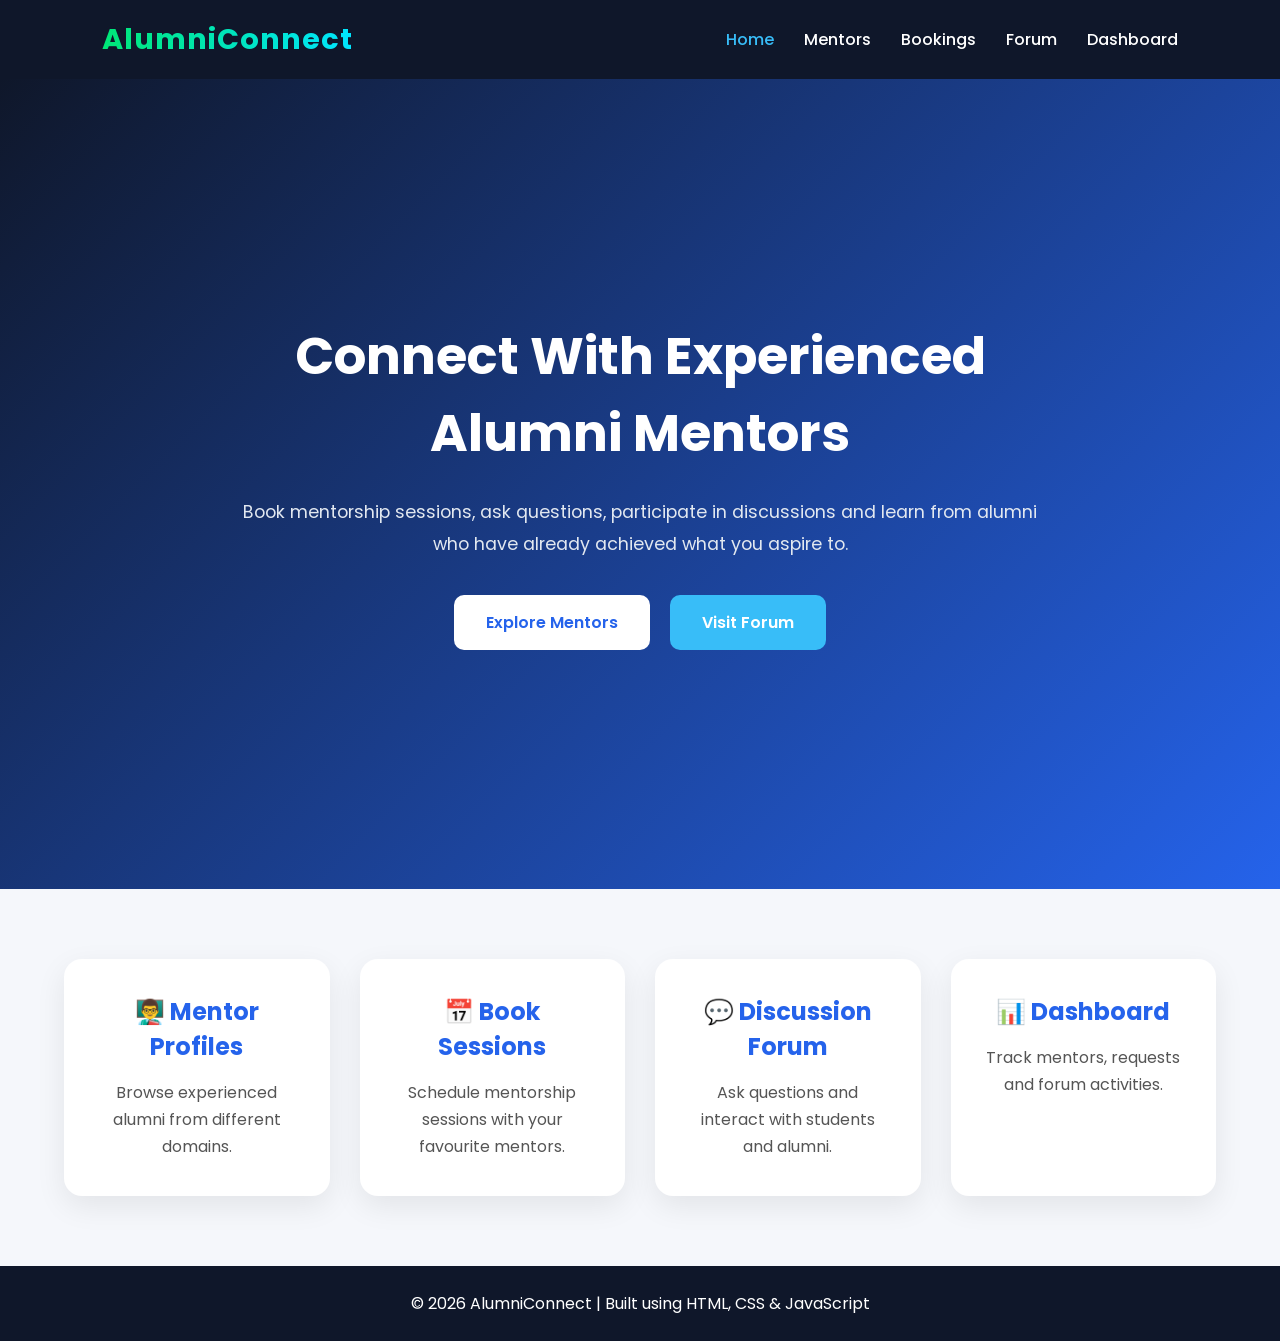
<file: Project/index.html>
<!DOCTYPE html>
<html lang="en">
<head>
    <meta charset="UTF-8">
    <meta name="viewport" content="width=device-width, initial-scale=1.0">
    <title>Alumni Mentorship Platform</title>

    <link rel="stylesheet" href="css/style.css">

    <link rel="preconnect" href="https://fonts.googleapis.com">
    <link rel="preconnect" href="https://fonts.gstatic.com" crossorigin>
    <link href="https://fonts.googleapis.com/css2?family=Poppins:wght@300;400;500;600;700&display=swap" rel="stylesheet">
</head>
<body>

<header>

    <nav class="navbar">

        <h2 class="logo">
            AlumniConnect
        </h2>

        <ul class="nav-links">

            <li><a href="index.html" class="active">Home</a></li>

            <li><a href="mentors.html">Mentors</a></li>

            <li><a href="booking.html">Bookings</a></li>

            <li><a href="forum.html">Forum</a></li>

            <li><a href="dashboard.html">Dashboard</a></li>

        </ul>

    </nav>

</header>


<section class="hero">

    <div class="hero-text">

        <h1>Connect With Experienced Alumni Mentors</h1>

        <p>

            Book mentorship sessions, ask questions,
            participate in discussions and learn from alumni
            who have already achieved what you aspire to.

        </p>

        <div class="buttons">

            <a href="mentors.html" class="btn">
                Explore Mentors
            </a>

            <a href="forum.html" class="btn secondary">
                Visit Forum
            </a>

        </div>

    </div>

</section>



<section class="features">

    <div class="card">

        <h2>👨‍🏫 Mentor Profiles</h2>

        <p>
            Browse experienced alumni from different domains.
        </p>

    </div>


    <div class="card">

        <h2>📅 Book Sessions</h2>

        <p>
            Schedule mentorship sessions with your favourite mentors.
        </p>

    </div>



    <div class="card">

        <h2>💬 Discussion Forum</h2>

        <p>
            Ask questions and interact with students and alumni.
        </p>

    </div>



    <div class="card">

        <h2>📊 Dashboard</h2>

        <p>
            Track mentors, requests and forum activities.
        </p>

    </div>

</section>


<footer>

    <p>

        © 2026 AlumniConnect |
        Built using HTML, CSS & JavaScript

    </p>

</footer>

<script src="js/app.js"></script>

</body>
</html>
</file>
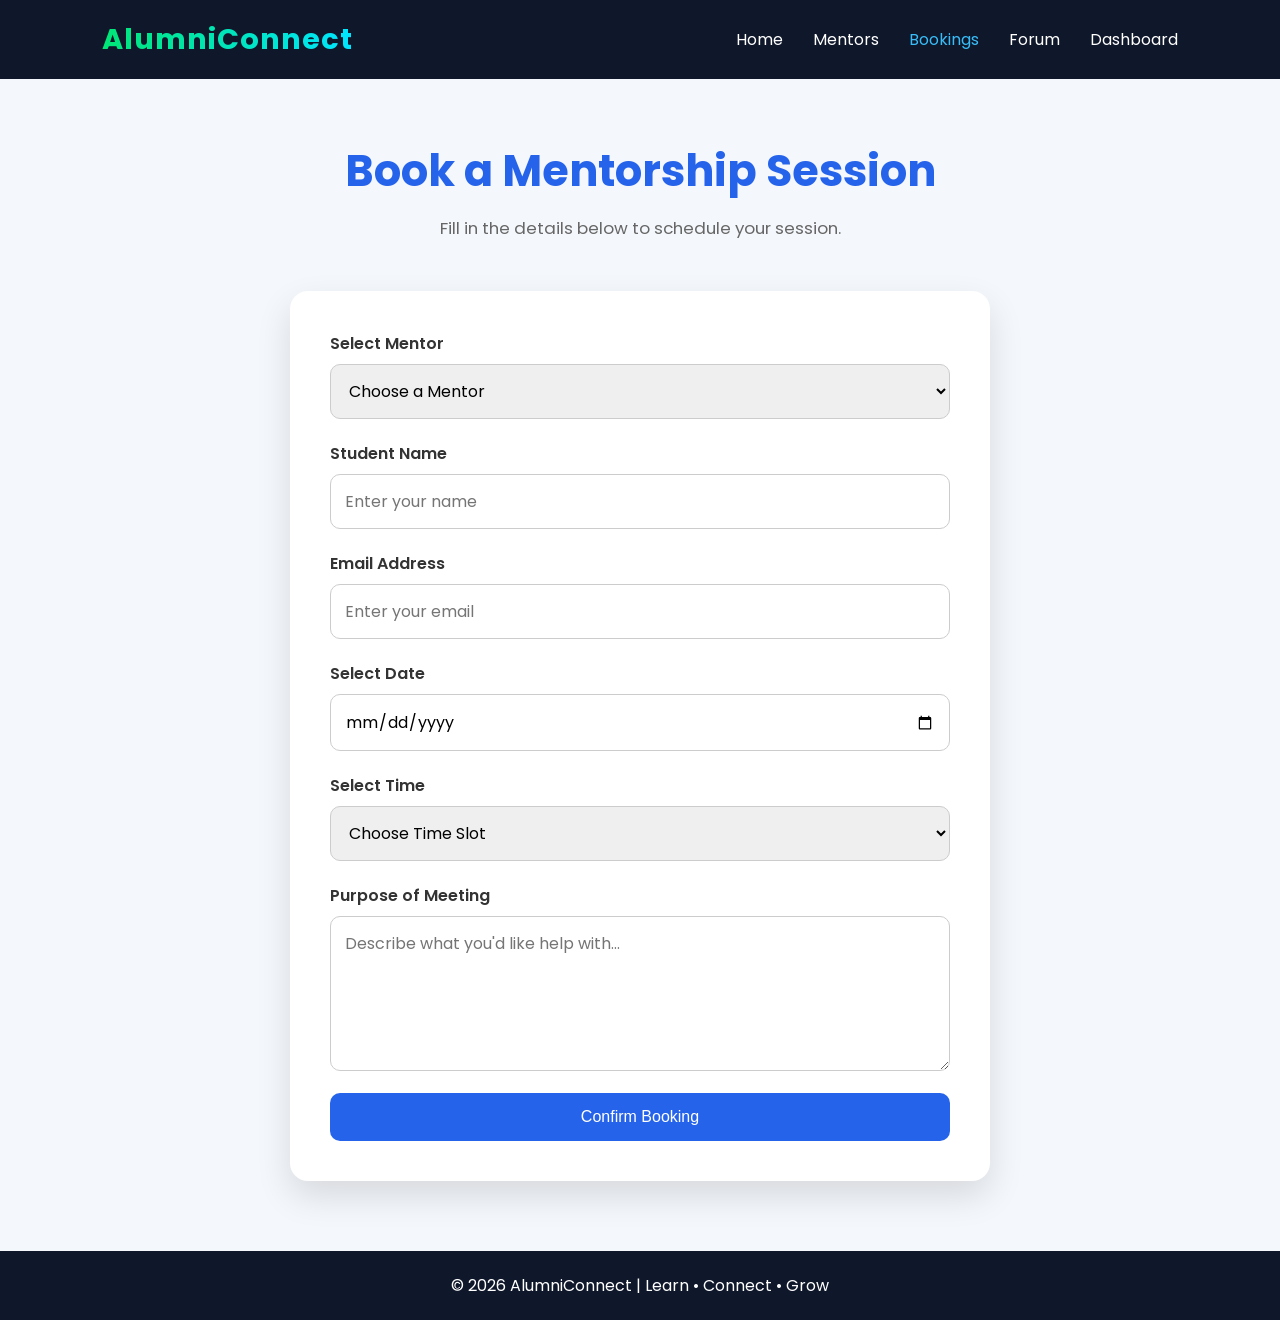
<file: Project/booking.html>
<!DOCTYPE html>
<html lang="en">

<head>

    <meta charset="UTF-8">

    <meta name="viewport" content="width=device-width, initial-scale=1.0">

    <title>Book a Session</title>

    <link rel="stylesheet" href="css/booking.css">

    <link rel="preconnect" href="https://fonts.googleapis.com">

    <link rel="preconnect" href="https://fonts.gstatic.com" crossorigin>

    <link href="https://fonts.googleapis.com/css2?family=Poppins:wght@300;400;500;600;700&display=swap" rel="stylesheet">

</head>

<body>

    <!-- ================= NAVBAR ================= -->

    <nav class="navbar">

        <h2 class="logo">AlumniConnect</h2>

        <ul class="nav-links">

            <li><a href="index.html">Home</a></li>

            <li><a href="mentors.html">Mentors</a></li>

            <li><a href="booking.html" class="active">Bookings</a></li>

            <li><a href="forum.html">Forum</a></li>

            <li><a href="dashboard.html">Dashboard</a></li>

        </ul>

    </nav>

    <!-- ================= PAGE HEADER ================= -->

    <section class="page-header">

        <h1>Book a Mentorship Session</h1>

        <p>
            Fill in the details below to schedule your session.
        </p>

    </section>

    <!-- ================= BOOKING FORM ================= -->

    <section class="booking-section">

        <form id="bookingForm" class="booking-form">

            <div class="input-box">

                <label>Select Mentor</label>

                <select id="mentorName" required>

                    <option value="">Choose a Mentor</option>

                    <option value="Rahul Sharma">Rahul Sharma</option>
                    <option value="Priya Mehta">Priya Mehta</option>
                    <option value="Aman Verma">Aman Verma</option>
                    <option value="Neha Kapoor">Neha Kapoor</option>
                    <option value="Arjun Singh">Arjun Singh</option>
                    <option value="Sneha Gupta">Sneha Gupta</option>

                </select>

            </div>

            <div class="input-box">

                <label>Student Name</label>

                <input
                    type="text"
                    id="studentName"
                    placeholder="Enter your name"
                    required
                >

            </div>

            <div class="input-box">

                <label>Email Address</label>

                <input
                    type="email"
                    id="email"
                    placeholder="Enter your email"
                    required
                >

            </div>

            <div class="input-box">

                <label>Select Date</label>

                <input
                    type="date"
                    id="date"
                    required
                >

            </div>

            <div class="input-box">

                <label>Select Time</label>

                <select id="time" required>

                    <option value="">Choose Time Slot</option>

                    <option>10:00 AM</option>
                    <option>11:00 AM</option>
                    <option>12:00 PM</option>
                    <option>2:00 PM</option>
                    <option>3:00 PM</option>
                    <option>4:00 PM</option>

                </select>

            </div>

            <div class="input-box">

                <label>Purpose of Meeting</label>

                <textarea
                    id="message"
                    rows="5"
                    placeholder="Describe what you'd like help with..."
                    required
                ></textarea>

            </div>

            <button type="submit" class="submit-btn">

                Confirm Booking

            </button>

        </form>

    </section>

    <!-- ================= SUCCESS MESSAGE ================= -->

    <div id="successMessage" class="success-message">

        ✅ Booking Request Sent Successfully!

    </div>

    <!-- ================= FOOTER ================= -->

    <footer>

        <p>

            © 2026 AlumniConnect | Learn • Connect • Grow

        </p>

    </footer>

    <script src="js/booking.js"></script>

</body>

</html>
</file>
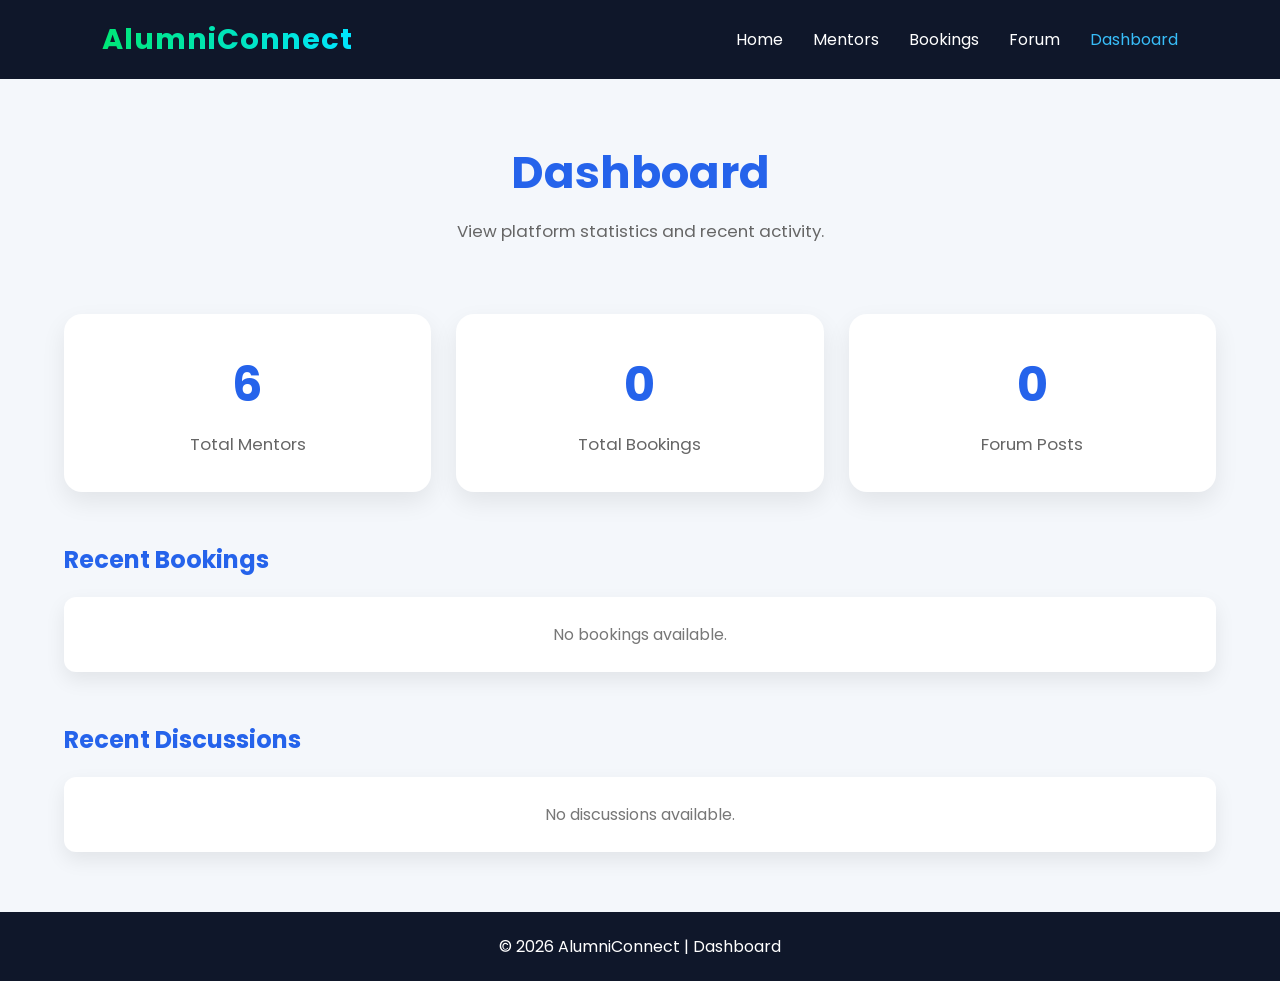
<file: Project/dashboard.html>
<!DOCTYPE html>
<html lang="en">

<head>

    <meta charset="UTF-8">

    <meta name="viewport" content="width=device-width, initial-scale=1.0">

    <title>Dashboard</title>

    <link rel="stylesheet" href="css/dashboard.css">

    <link rel="preconnect" href="https://fonts.googleapis.com">

    <link rel="preconnect" href="https://fonts.gstatic.com" crossorigin>

    <link href="https://fonts.googleapis.com/css2?family=Poppins:wght@300;400;500;600;700&display=swap" rel="stylesheet">

</head>

<body>

    <!--  NAVBAR  -->

    <nav class="navbar">

        <h2 class="logo">AlumniConnect</h2>

        <ul class="nav-links">

            <li><a href="index.html">Home</a></li>

            <li><a href="mentors.html">Mentors</a></li>

            <li><a href="booking.html">Bookings</a></li>

            <li><a href="forum.html">Forum</a></li>

            <li><a href="dashboard.html" class="active">Dashboard</a></li>

        </ul>

    </nav>

    <!--  HEADER  -->

    <section class="page-header">

        <h1>Dashboard</h1>

        <p>

            View platform statistics and recent activity.

        </p>

    </section>

    <!--  STATS  -->

    <section class="stats-container">

        <div class="stat-card">

            <h2 id="mentorCount">0</h2>

            <p>Total Mentors</p>

        </div>

        <div class="stat-card">

            <h2 id="bookingCount">0</h2>

            <p>Total Bookings</p>

        </div>

        <div class="stat-card">

            <h2 id="forumCount">0</h2>

            <p>Forum Posts</p>

        </div>

    </section>

    <!-- RECENT BOOKINGS  -->

    <section class="dashboard-section">

        <h2>Recent Bookings</h2>

        <div id="bookingList" class="list-container">

            <!-- JavaScript will populate bookings -->

        </div>

    </section>

    <!--  RECENT DISCUSSIONS  -->

    <section class="dashboard-section">

        <h2>Recent Discussions</h2>

        <div id="forumList" class="list-container">

            <!-- JavaScript will populate forum posts -->

        </div>

    </section>

    <!--  FOOTER  -->

    <footer>

        <p>

            © 2026 AlumniConnect | Dashboard

        </p>

    </footer>

    <script src="js/dashboard.js"></script>

</body>

</html>
</file>
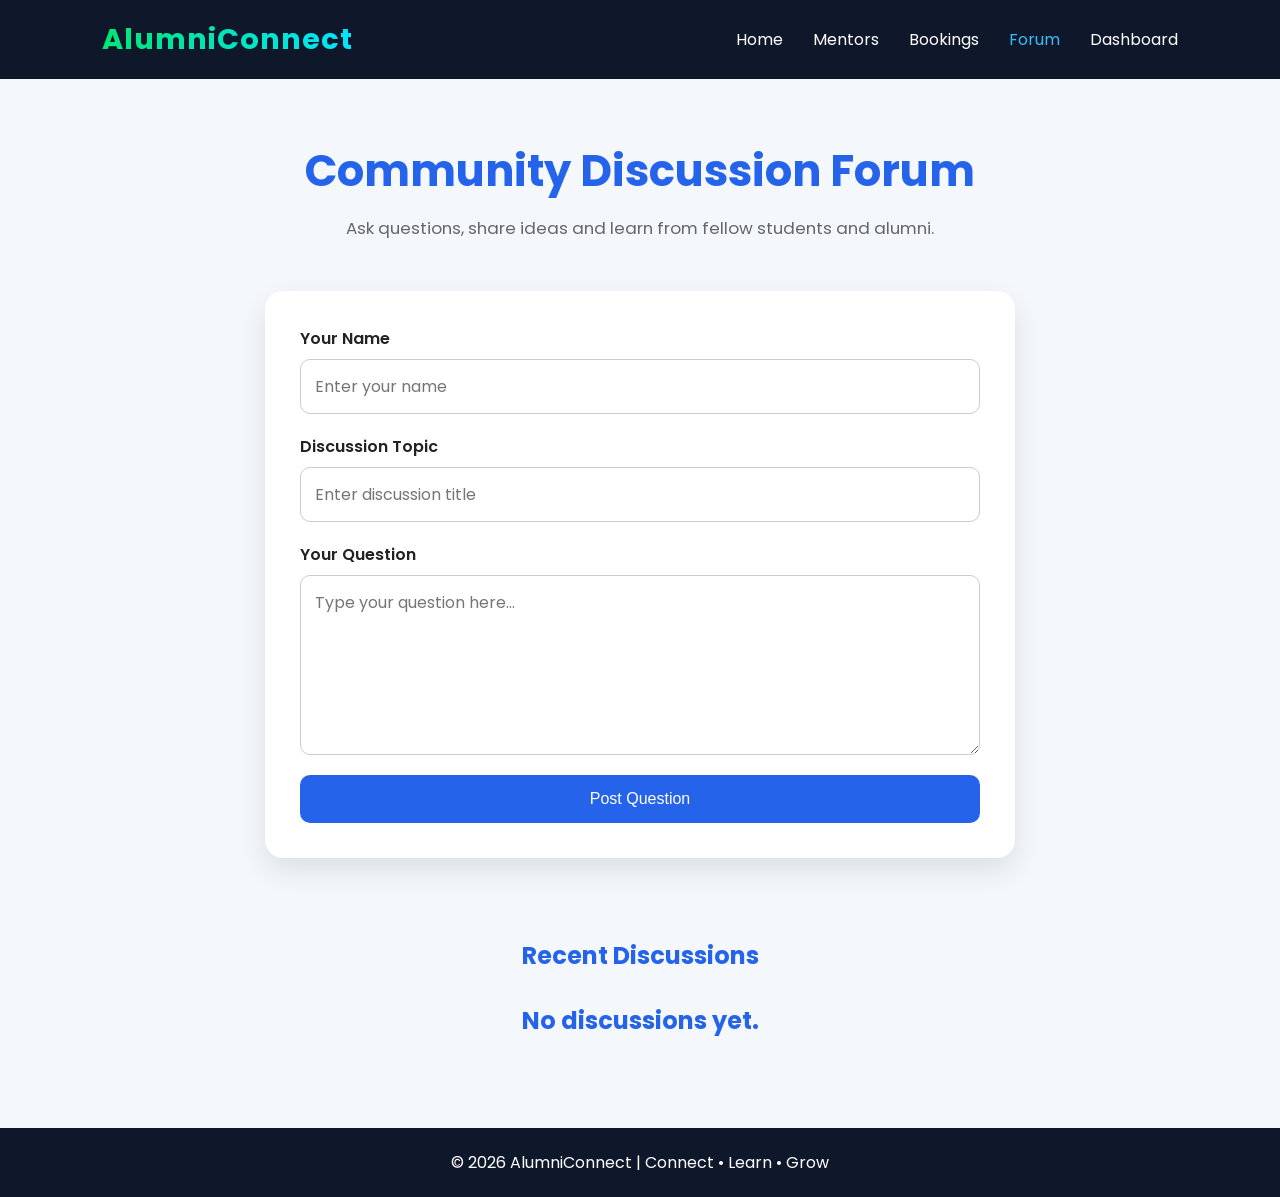
<file: Project/forum.html>
<!DOCTYPE html>
<html lang="en">

<head>

    <meta charset="UTF-8">

    <meta name="viewport" content="width=device-width, initial-scale=1.0">

    <title>Discussion Forum</title>

    <link rel="stylesheet" href="css/forum.css">

    <link rel="preconnect" href="https://fonts.googleapis.com">

    <link rel="preconnect" href="https://fonts.gstatic.com" crossorigin>

    <link href="https://fonts.googleapis.com/css2?family=Poppins:wght@300;400;500;600;700&display=swap" rel="stylesheet">

</head>

<body>

    <!--  NAVBAR  -->

    <nav class="navbar">

        <h2 class="logo">AlumniConnect</h2>

        <ul class="nav-links">

            <li><a href="index.html">Home</a></li>

            <li><a href="mentors.html">Mentors</a></li>

            <li><a href="booking.html">Bookings</a></li>

            <li><a href="forum.html" class="active">Forum</a></li>

            <li><a href="dashboard.html">Dashboard</a></li>

        </ul>

    </nav>

    <!--  HEADER  -->

    <section class="page-header">

        <h1>Community Discussion Forum</h1>

        <p>

            Ask questions, share ideas and learn from fellow students and alumni.

        </p>

    </section>

    <!--  CREATE POST  -->

    <section class="forum-form-section">

        <form id="postForm" class="forum-form">

            <div class="input-box">

                <label>Your Name</label>

                <input
                    type="text"
                    id="author"
                    placeholder="Enter your name"
                    required
                >

            </div>

            <div class="input-box">

                <label>Discussion Topic</label>

                <input
                    type="text"
                    id="title"
                    placeholder="Enter discussion title"
                    required
                >

            </div>

            <div class="input-box">

                <label>Your Question</label>

                <textarea
                    id="question"
                    rows="6"
                    placeholder="Type your question here..."
                    required
                ></textarea>

            </div>

            <button type="submit" class="submit-btn">

                Post Question

            </button>

        </form>

    </section>

    <!-- POSTS  -->

    <section class="posts-section">

        <h2>Recent Discussions</h2>

        <div id="postsContainer" class="posts-container">

            <!-- JavaScript will generate discussion cards here -->

        </div>

    </section>

    <!--  SUCCESS MESSAGE  -->

    <div id="successMessage" class="success-message">

        ✅ Question Posted Successfully!

    </div>

    <!--  FOOTER  -->

    <footer>

        <p>

            © 2026 AlumniConnect | Connect • Learn • Grow

        </p>

    </footer>

    <script src="js/forum.js"></script>

</body>

</html>
</file>
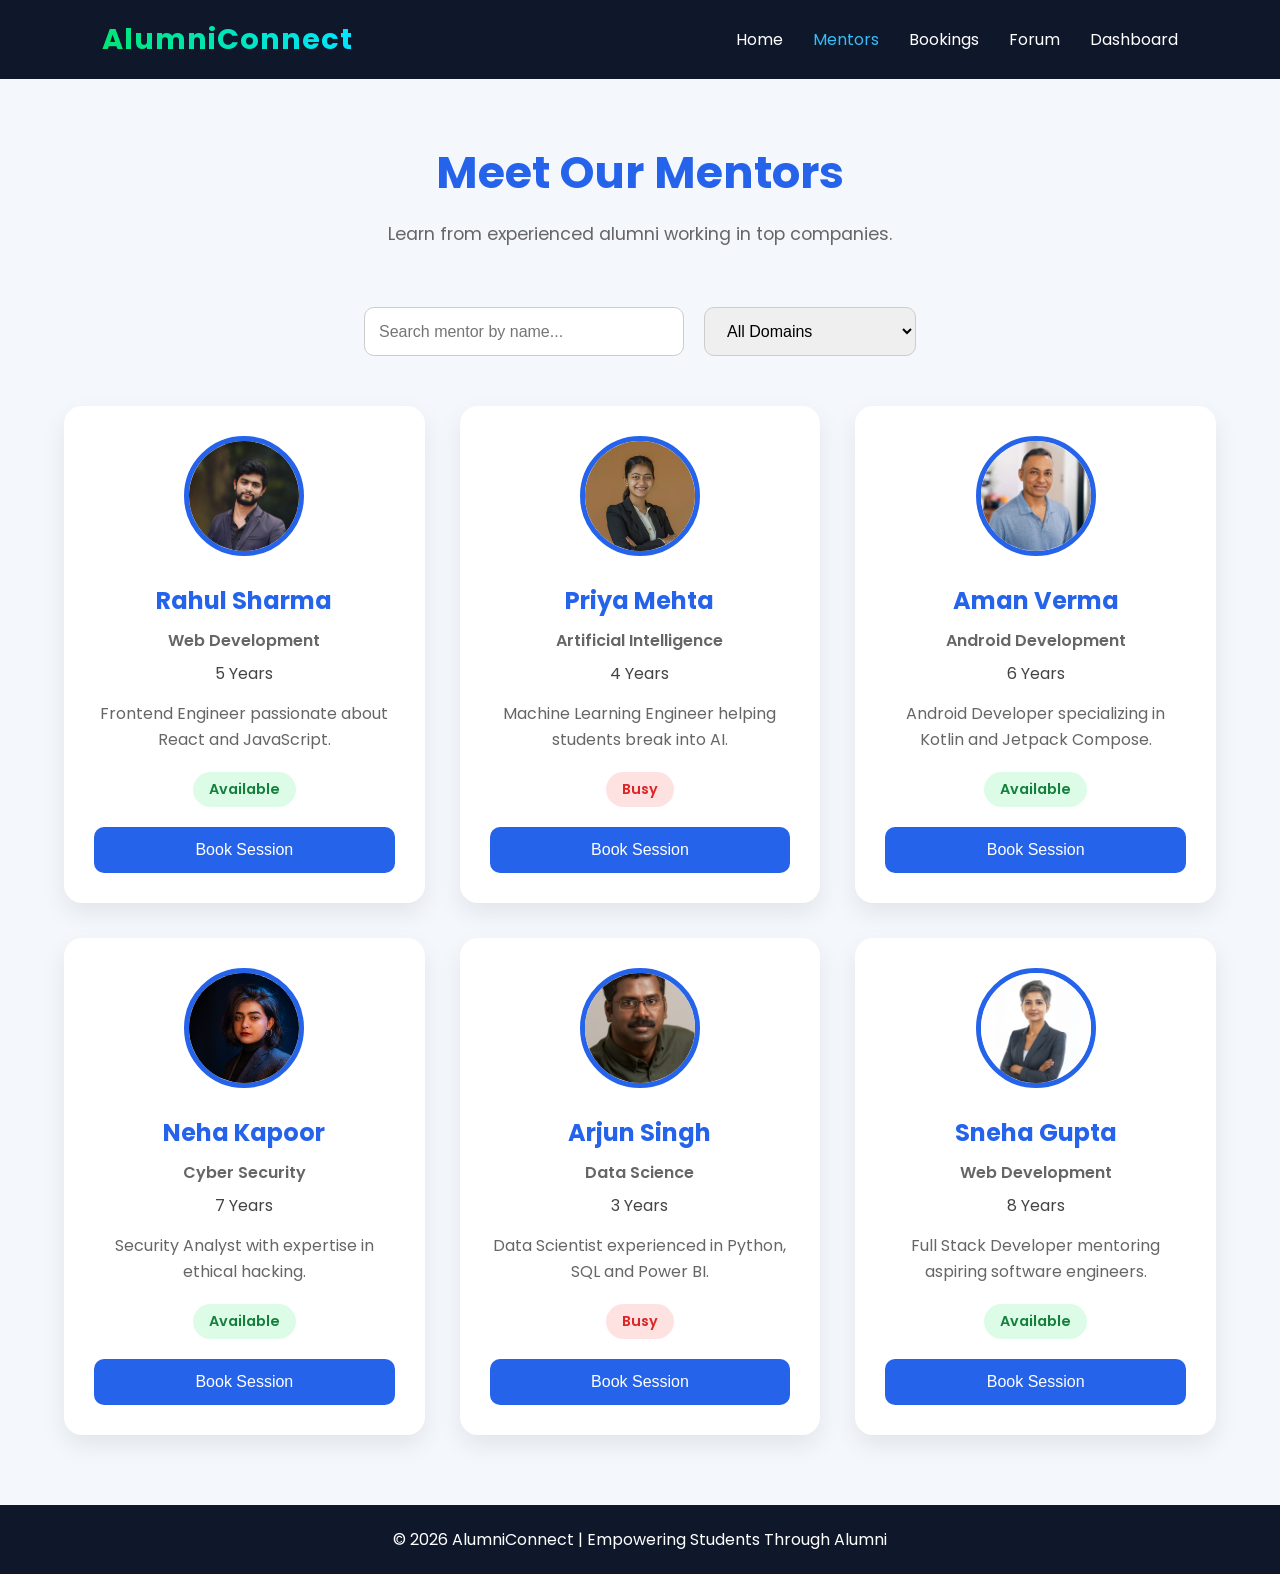
<file: Project/mentors.html>
<!DOCTYPE html>
<html lang="en">

<head>

    <meta charset="UTF-8">

    <meta name="viewport" content="width=device-width, initial-scale=1.0">

    <title>Our Mentors</title>

    <link rel="stylesheet" href="css/mentors.css">

    <link rel="preconnect" href="https://fonts.googleapis.com">

    <link rel="preconnect" href="https://fonts.gstatic.com" crossorigin>

    <link href="https://fonts.googleapis.com/css2?family=Poppins:wght@300;400;500;600;700&display=swap" rel="stylesheet">

</head>

<body>

    <!--  NAVBAR  -->

    <nav class="navbar">

        <h2 class="logo">AlumniConnect</h2>

        <ul class="nav-links">

            <li><a href="index.html">Home</a></li>

            <li><a href="mentors.html" class="active">Mentors</a></li>

            <li><a href="booking.html">Bookings</a></li>

            <li><a href="forum.html">Forum</a></li>

            <li><a href="dashboard.html">Dashboard</a></li>

        </ul>

    </nav>

    <!--  HEADER  -->

    <header class="page-header">

        <h1>Meet Our Mentors</h1>

        <p>
            Learn from experienced alumni working in top companies.
        </p>

    </header>

    <!--  SEARCH & FILTER  -->

    <section class="controls">

        <input
            type="text"
            id="searchInput"
            placeholder="Search mentor by name..."
        >

        <select id="domainFilter">

            <option value="All">All Domains</option>

            <option value="Web Development">Web Development</option>

            <option value="Artificial Intelligence">Artificial Intelligence</option>

            <option value="Android Development">Android Development</option>

            <option value="Cyber Security">Cyber Security</option>

            <option value="Data Science">Data Science</option>

        </select>

    </section>

    <!--  MENTOR CARDS  -->

    <section id="mentorContainer" class="mentor-container">

        <!-- JavaScript will generate mentor cards here -->

    </section>

    <!--  FOOTER  -->

    <footer>

        <p>
            © 2026 AlumniConnect | Empowering Students Through Alumni
        </p>

    </footer>

    <script src="js/mentors.js"></script>

</body>

</html>
</file>
<file: Project/css/style.css>
/* RESET */

*{
    margin:0;
    padding:0;
    box-sizing:border-box;
}

html{
    scroll-behavior:smooth;
}

body{
    font-family:'Poppins',sans-serif;
    background:#f5f7fb;
    color:#222;
}

/* NAVBAR */

.navbar{

    display:flex;
    justify-content:space-between;
    align-items:center;

    padding:18px 8%;

    background:#0f172a;
    color:white;

    position:sticky;
    top:0;

    z-index:1000;
}

.logo{

    font-size:1.8rem;
    font-weight:700;
    background: linear-gradient(90deg, #00E676, #00E5FF);
    -webkit-background-clip: text;
    background-clip: text;
    color: transparent;
    letter-spacing:1px;
}
.nav-links{

    display:flex;
    list-style:none;
    gap:30px;
}

.nav-links a{

    text-decoration:none;
    color:white;

    font-weight:500;

    transition:0.3s;
}

.nav-links a:hover{

    color:#38bdf8;
}

.active{

    color:#38bdf8 !important;
}

/* HERO SECTION */

.hero{

    min-height:90vh;

    display:flex;
    justify-content:center;
    align-items:center;

    text-align:center;

    padding:50px 8%;

    background:linear-gradient(135deg,#0f172a,#2563eb);
}

.hero-text{

    max-width:800px;
}

.hero h1{

    font-size:3.2rem;

    color:white;

    margin-bottom:25px;
}

.hero p{

    color:#e2e8f0;

    font-size:1.1rem;

    line-height:1.8;

    margin-bottom:35px;
}

/* BUTTONS */

.buttons{

    display:flex;
    justify-content:center;
    gap:20px;

    flex-wrap:wrap;
}

.btn{

    text-decoration:none;

    background:white;

    color:#2563eb;

    padding:15px 32px;

    border-radius:10px;

    font-weight:600;

    transition:0.3s;
}

.btn:hover{

    transform:translateY(-5px);

    box-shadow:0 10px 25px rgba(0,0,0,.2);
}

.secondary{

    background:#38bdf8;

    color:white;
}

.secondary:hover{

    background:#0ea5e9;
}

/* FEATURES */

.features{

    width:90%;
    margin:70px auto;

    display:grid;

    grid-template-columns:repeat(auto-fit,minmax(250px,1fr));

    gap:30px;
}

.card{

    background:white;

    border-radius:18px;

    padding:35px;

    text-align:center;

    transition:.3s;

    box-shadow:0 10px 30px rgba(0,0,0,.08);
}

.card:hover{

    transform:translateY(-10px);

    box-shadow:0 15px 35px rgba(0,0,0,.15);
}

.card h2{

    margin-bottom:15px;

    color:#2563eb;
}

.card p{

    color:#555;

    line-height:1.7;
}

/* FOOTER */

footer{

    background:#0f172a;

    color:white;

    text-align:center;

    padding:25px;
}

/* RESPONSIVE DESIGN */

@media(max-width:900px){

    .navbar{

        flex-direction:column;

        gap:20px;
    }

    .nav-links{

        flex-wrap:wrap;

        justify-content:center;

        gap:18px;
    }

    .hero h1{

        font-size:2.4rem;
    }

}

@media(max-width:600px){

    .hero{

        min-height:75vh;
    }

    .hero h1{

        font-size:2rem;
    }

    .hero p{

        font-size:1rem;
    }

    .btn{

        width:100%;

        max-width:280px;
    }

}
</file>
<file: Project/css/booking.css>
/* RESET */

*{
    margin:0;
    padding:0;
    box-sizing:border-box;
}

body{

    font-family:'Poppins',sans-serif;

    background:#f4f7fb;

    color:#222;
}

/* NAVBAR */

.navbar{

    display:flex;

    justify-content:space-between;

    align-items:center;

    padding:18px 8%;

    background:#0f172a;

    color:white;

    position:sticky;

    top:0;

    z-index:1000;
}

.logo{

    font-size:1.8rem;
    font-weight:700;
    background: linear-gradient(90deg, #00E676, #00E5FF);
    -webkit-background-clip: text;
    background-clip: text;
    color: transparent;
    letter-spacing:1px;
}

.nav-links{

    display:flex;

    gap:30px;

    list-style:none;
}

.nav-links a{

    text-decoration:none;

    color:white;

    transition:.3s;
}

.nav-links a:hover{

    color:#38bdf8;
}

.active{

    color:#38bdf8 !important;
}

/* HEADER */

.page-header{

    text-align:center;

    padding:60px 20px 30px;
}

.page-header h1{

    color:#2563eb;

    font-size:2.7rem;

    margin-bottom:12px;
}

.page-header p{

    color:#666;

    font-size:1.05rem;
}

/* BOOKING SECTION */

.booking-section{

    display:flex;

    justify-content:center;

    align-items:center;

    padding:20px 20px 70px;
}

/* FORM */

.booking-form{

    width:100%;

    max-width:700px;

    background:white;

    padding:40px;

    border-radius:18px;

    box-shadow:0 15px 35px rgba(0,0,0,.12);
}

.input-box{

    display:flex;

    flex-direction:column;

    margin-bottom:22px;
}

.input-box label{

    margin-bottom:8px;

    font-weight:600;

    color:#333;
}

.input-box input,
.input-box select,
.input-box textarea{

    padding:14px;

    border:1px solid #ccc;

    border-radius:10px;

    font-size:1rem;

    font-family:'Poppins',sans-serif;

    outline:none;

    transition:.3s;
}

.input-box input:focus,
.input-box select:focus,
.input-box textarea:focus{

    border-color:#2563eb;

    box-shadow:0 0 10px rgba(37,99,235,.2);
}

textarea{

    resize:vertical;
}

/* BUTTON */

.submit-btn{

    width:100%;

    border:none;

    padding:15px;

    background:#2563eb;

    color:white;

    border-radius:10px;

    font-size:1rem;

    cursor:pointer;

    transition:.3s;
}

.submit-btn:hover{

    background:#1d4ed8;

    transform:translateY(-3px);
}

/* SUCCESS MESSAGE */

.success-message{

    position:fixed;

    right:25px;

    top:95px;

    background:#16a34a;

    color:white;

    padding:15px 25px;

    border-radius:10px;

    font-weight:600;

    display:none;

    box-shadow:0 10px 25px rgba(0,0,0,.2);

    z-index:2000;
}

/* FOOTER */

footer{

    background:#0f172a;

    color:white;

    text-align:center;

    padding:22px;
}

/* RESPONSIVE */

@media(max-width:850px){

    .navbar{

        flex-direction:column;

        gap:20px;
    }

    .nav-links{

        flex-wrap:wrap;

        justify-content:center;
    }

    .booking-form{

        padding:30px;
    }

}

@media(max-width:600px){

    .page-header h1{

        font-size:2rem;
    }

    .booking-form{

        padding:22px;
    }

    .input-box input,
    .input-box select,
    .input-box textarea{

        font-size:.95rem;
    }

}
</file>
<file: Project/css/dashboard.css>
/* RESET */

*{

    margin:0;

    padding:0;

    box-sizing:border-box;

}

body{

    font-family:'Poppins',sans-serif;

    background:#f4f7fb;

    color:#222;

}

/* NAVBAR */

.navbar{

    display:flex;

    justify-content:space-between;

    align-items:center;

    padding:18px 8%;

    background:#0f172a;

    color:white;

    position:sticky;

    top:0;

    z-index:1000;

}

.logo{

    font-size:1.8rem;
    font-weight:700;
    background: linear-gradient(90deg, #00E676, #00E5FF);
    -webkit-background-clip: text;
    background-clip: text;
    color: transparent;
    letter-spacing:1px;
}

.nav-links{

    display:flex;

    gap:30px;

    list-style:none;

}

.nav-links a{

    text-decoration:none;

    color:white;

    transition:.3s;

}

.nav-links a:hover{

    color:#38bdf8;

}

.active{

    color:#38bdf8 !important;

}

/* PAGE HEADER */

.page-header{

    text-align:center;

    padding:60px 20px 30px;

}

.page-header h1{

    font-size:2.8rem;

    color:#2563eb;

    margin-bottom:12px;

}

.page-header p{

    color:#666;

    font-size:1.05rem;

}

/* STATISTICS */

.stats-container{

    width:90%;

    margin:40px auto;

    display:grid;

    grid-template-columns:repeat(auto-fit,minmax(220px,1fr));

    gap:25px;

}

.stat-card{

    background:white;

    padding:35px;

    border-radius:18px;

    text-align:center;

    box-shadow:0 10px 25px rgba(0,0,0,.08);

    transition:.3s;

}

.stat-card:hover{

    transform:translateY(-8px);

    box-shadow:0 18px 35px rgba(0,0,0,.15);

}

.stat-card h2{

    font-size:3rem;

    color:#2563eb;

    margin-bottom:10px;

}

.stat-card p{

    color:#666;

    font-size:1.05rem;

}

/* DASHBOARD SECTIONS */

.dashboard-section{

    width:90%;

    margin:50px auto;

}

.dashboard-section h2{

    color:#2563eb;

    margin-bottom:20px;

}

/* LIST CONTAINER */

.list-container{

    display:flex;

    flex-direction:column;

    gap:20px;

}

/* CARD */

.list-card{

    background:white;

    padding:20px 25px;

    border-radius:15px;

    box-shadow:0 8px 20px rgba(0,0,0,.08);

    transition:.3s;

}

.list-card:hover{

    transform:translateY(-5px);

    box-shadow:0 15px 30px rgba(0,0,0,.15);

}

.list-card h3{

    color:#2563eb;

    margin-bottom:10px;

}

.list-card p{

    color:#555;

    margin:5px 0;

    line-height:1.6;

}

/* EMPTY MESSAGE */

.empty-message{

    background:white;

    padding:25px;

    border-radius:12px;

    text-align:center;

    color:#777;

    box-shadow:0 8px 20px rgba(0,0,0,.08);

}

/* FOOTER */

footer{

    background:#0f172a;

    color:white;

    text-align:center;

    padding:22px;

    margin-top:60px;

}

/* RESPONSIVE */

@media(max-width:850px){

    .navbar{

        flex-direction:column;

        gap:20px;

    }

    .nav-links{

        flex-wrap:wrap;

        justify-content:center;

    }

}

@media(max-width:600px){

    .page-header h1{

        font-size:2rem;

    }

    .stat-card h2{

        font-size:2.3rem;

    }

    .dashboard-section{

        width:95%;

    }

}
</file>
<file: Project/css/forum.css>
/* RESET */

*{
    margin:0;
    padding:0;
    box-sizing:border-box;
}

body{

    font-family:'Poppins',sans-serif;

    background:#f4f7fb;

    color:#222;
}

/* NAVBAR */

.navbar{

    display:flex;

    justify-content:space-between;

    align-items:center;

    padding:18px 8%;

    background:#0f172a;

    color:white;

    position:sticky;

    top:0;

    z-index:1000;
}

.logo{

    font-size:1.8rem;
    font-weight:700;
    background: linear-gradient(90deg, #00E676, #00E5FF);
    -webkit-background-clip: text;
    background-clip: text;
    color: transparent;
    letter-spacing:1px;
}

.nav-links{

    display:flex;

    gap:30px;

    list-style:none;
}

.nav-links a{

    text-decoration:none;

    color:white;

    transition:.3s;
}

.nav-links a:hover{

    color:#38bdf8;
}

.active{

    color:#38bdf8 !important;
}

/* HEADER */

.page-header{

    text-align:center;

    padding:60px 20px 30px;
}

.page-header h1{

    font-size:2.7rem;

    color:#2563eb;

    margin-bottom:12px;
}

.page-header p{

    color:#666;

    font-size:1.05rem;
}

/* FORM SECTION */

.forum-form-section{

    display:flex;

    justify-content:center;

    padding:20px;
}

.forum-form{

    width:100%;

    max-width:750px;

    background:white;

    padding:35px;

    border-radius:18px;

    box-shadow:0 12px 30px rgba(0,0,0,.1);
}

.input-box{

    display:flex;

    flex-direction:column;

    margin-bottom:20px;
}

.input-box label{

    margin-bottom:8px;

    font-weight:600;
}

.input-box input,
.input-box textarea{

    padding:14px;

    border:1px solid #ccc;

    border-radius:10px;

    font-size:1rem;

    font-family:'Poppins',sans-serif;

    outline:none;

    transition:.3s;
}

.input-box input:focus,
.input-box textarea:focus{

    border-color:#2563eb;

    box-shadow:0 0 10px rgba(37,99,235,.2);
}

textarea{

    resize:vertical;
}

/* BUTTON */

.submit-btn{

    width:100%;

    border:none;

    background:#2563eb;

    color:white;

    padding:15px;

    border-radius:10px;

    font-size:1rem;

    cursor:pointer;

    transition:.3s;
}

.submit-btn:hover{

    background:#1d4ed8;

    transform:translateY(-3px);
}

/* POSTS */

.posts-section{

    width:90%;

    margin:60px auto;
}

.posts-section h2{

    text-align:center;

    color:#2563eb;

    margin-bottom:30px;
}

.posts-container{

    display:grid;

    grid-template-columns:repeat(auto-fit,minmax(320px,1fr));

    gap:25px;
}

/* POST CARD */

.post-card{

    background:white;

    border-radius:18px;

    padding:25px;

    box-shadow:0 10px 25px rgba(0,0,0,.08);

    transition:.3s;
}

.post-card:hover{

    transform:translateY(-8px);

    box-shadow:0 18px 35px rgba(0,0,0,.15);
}

.post-card h3{

    color:#2563eb;

    margin-bottom:12px;
}

.post-author{

    font-size:.9rem;

    color:#777;

    margin-bottom:15px;
}

.post-question{

    color:#555;

    line-height:1.7;

    margin-bottom:20px;
}

/* LIKE BUTTON */

.like-btn{

    border:none;

    background:#2563eb;

    color:white;

    padding:10px 18px;

    border-radius:8px;

    cursor:pointer;

    transition:.3s;
}

.like-btn:hover{

    background:#1d4ed8;
}

/* SUCCESS MESSAGE */

.success-message{

    position:fixed;

    top:95px;

    right:25px;

    background:#16a34a;

    color:white;

    padding:15px 25px;

    border-radius:10px;

    display:none;

    font-weight:600;

    box-shadow:0 10px 25px rgba(0,0,0,.2);

    z-index:1000;
}

/* FOOTER */

footer{

    background:#0f172a;

    color:white;

    text-align:center;

    padding:22px;
}

/* RESPONSIVE */

@media(max-width:850px){

    .navbar{

        flex-direction:column;

        gap:20px;
    }

    .nav-links{

        flex-wrap:wrap;

        justify-content:center;
    }

    .forum-form{

        padding:28px;
    }

}

@media(max-width:600px){

    .page-header h1{

        font-size:2rem;
    }

    .forum-form{

        padding:20px;
    }

    .posts-container{

        grid-template-columns:1fr;
    }

}
</file>
<file: Project/css/mentors.css>
/* RESET */

*{
    margin:0;
    padding:0;
    box-sizing:border-box;
}

body{
    font-family:'Poppins',sans-serif;
    background:#f4f7fb;
    color:#222;
}

/* NAVBAR */

.navbar{

    display:flex;
    justify-content:space-between;
    align-items:center;

    padding:18px 8%;

    background:#0f172a;
    color:white;

    position:sticky;
    top:0;
    z-index:1000;
}

.logo{

    font-size:1.8rem;
    font-weight:700;
    background: linear-gradient(90deg, #00E676, #00E5FF);
    -webkit-background-clip: text;
    background-clip: text;
    color: transparent;
    letter-spacing:1px;
}

.nav-links{

    display:flex;
    gap:30px;

    list-style:none;
}

.nav-links a{

    text-decoration:none;
    color:white;

    transition:.3s;
}

.nav-links a:hover{

    color:#38bdf8;
}

.active{

    color:#38bdf8 !important;
}

/* PAGE HEADER */

.page-header{

    text-align:center;

    padding:60px 20px;
}

.page-header h1{

    font-size:2.8rem;

    color:#2563eb;

    margin-bottom:15px;
}

.page-header p{

    color:#666;

    font-size:1.1rem;
}

/* SEARCH & FILTER */

.controls{

    width:90%;

    margin:auto;

    display:flex;

    justify-content:center;

    gap:20px;

    flex-wrap:wrap;

    margin-bottom:50px;
}

.controls input{

    width:320px;

    padding:14px;

    border-radius:10px;

    border:1px solid #ccc;

    outline:none;

    font-size:1rem;
}

.controls select{

    padding:14px 18px;

    border-radius:10px;

    border:1px solid #ccc;

    font-size:1rem;

    cursor:pointer;
}

/* MENTOR GRID */

.mentor-container{

    width:90%;

    margin:auto;

    display:grid;

    grid-template-columns:repeat(auto-fit,minmax(280px,1fr));

    gap:35px;

    padding-bottom:70px;
}

/* CARD */

.mentor-card{

    background:white;

    border-radius:18px;

    padding:30px;

    text-align:center;

    box-shadow:0 10px 25px rgba(0,0,0,.08);

    transition:.35s;
}

.mentor-card:hover{

    transform:translateY(-10px);

    box-shadow:0 18px 35px rgba(0,0,0,.18);
}

/* IMAGE */

.mentor-card img{

    width:120px;

    height:120px;

    object-fit:cover;

    border-radius:50%;

    border:5px solid #2563eb;

    margin-bottom:20px;
}

/* TEXT */

.mentor-card h2{

    color:#2563eb;

    margin-bottom:10px;
}

.domain{

    color:#666;

    font-weight:600;

    margin-bottom:8px;
}

.experience{

    color:#444;

    margin-bottom:15px;
}

.bio{

    color:#666;

    line-height:1.6;

    margin-bottom:20px;
}

/* STATUS */

.status{

    display:inline-block;

    padding:7px 16px;

    border-radius:20px;

    font-size:.9rem;

    margin-bottom:20px;

    font-weight:600;
}

.available{

    background:#dcfce7;

    color:#15803d;
}

.busy{

    background:#fee2e2;

    color:#dc2626;
}

/* BUTTON */

.book-btn{

    width:100%;

    border:none;

    padding:14px;

    border-radius:10px;

    background:#2563eb;

    color:white;

    font-size:1rem;

    cursor:pointer;

    transition:.3s;
}

.book-btn:hover{

    background:#1d4ed8;
}

/* FOOTER */

footer{

    background:#0f172a;

    color:white;

    text-align:center;

    padding:22px;
}

/* RESPONSIVE */

@media(max-width:850px){

    .navbar{

        flex-direction:column;

        gap:20px;
    }

    .nav-links{

        flex-wrap:wrap;

        justify-content:center;
    }

}

@media(max-width:600px){

    .page-header h1{

        font-size:2.1rem;
    }

    .controls input{

        width:100%;
    }

    .controls select{

        width:100%;
    }

}
</file>
